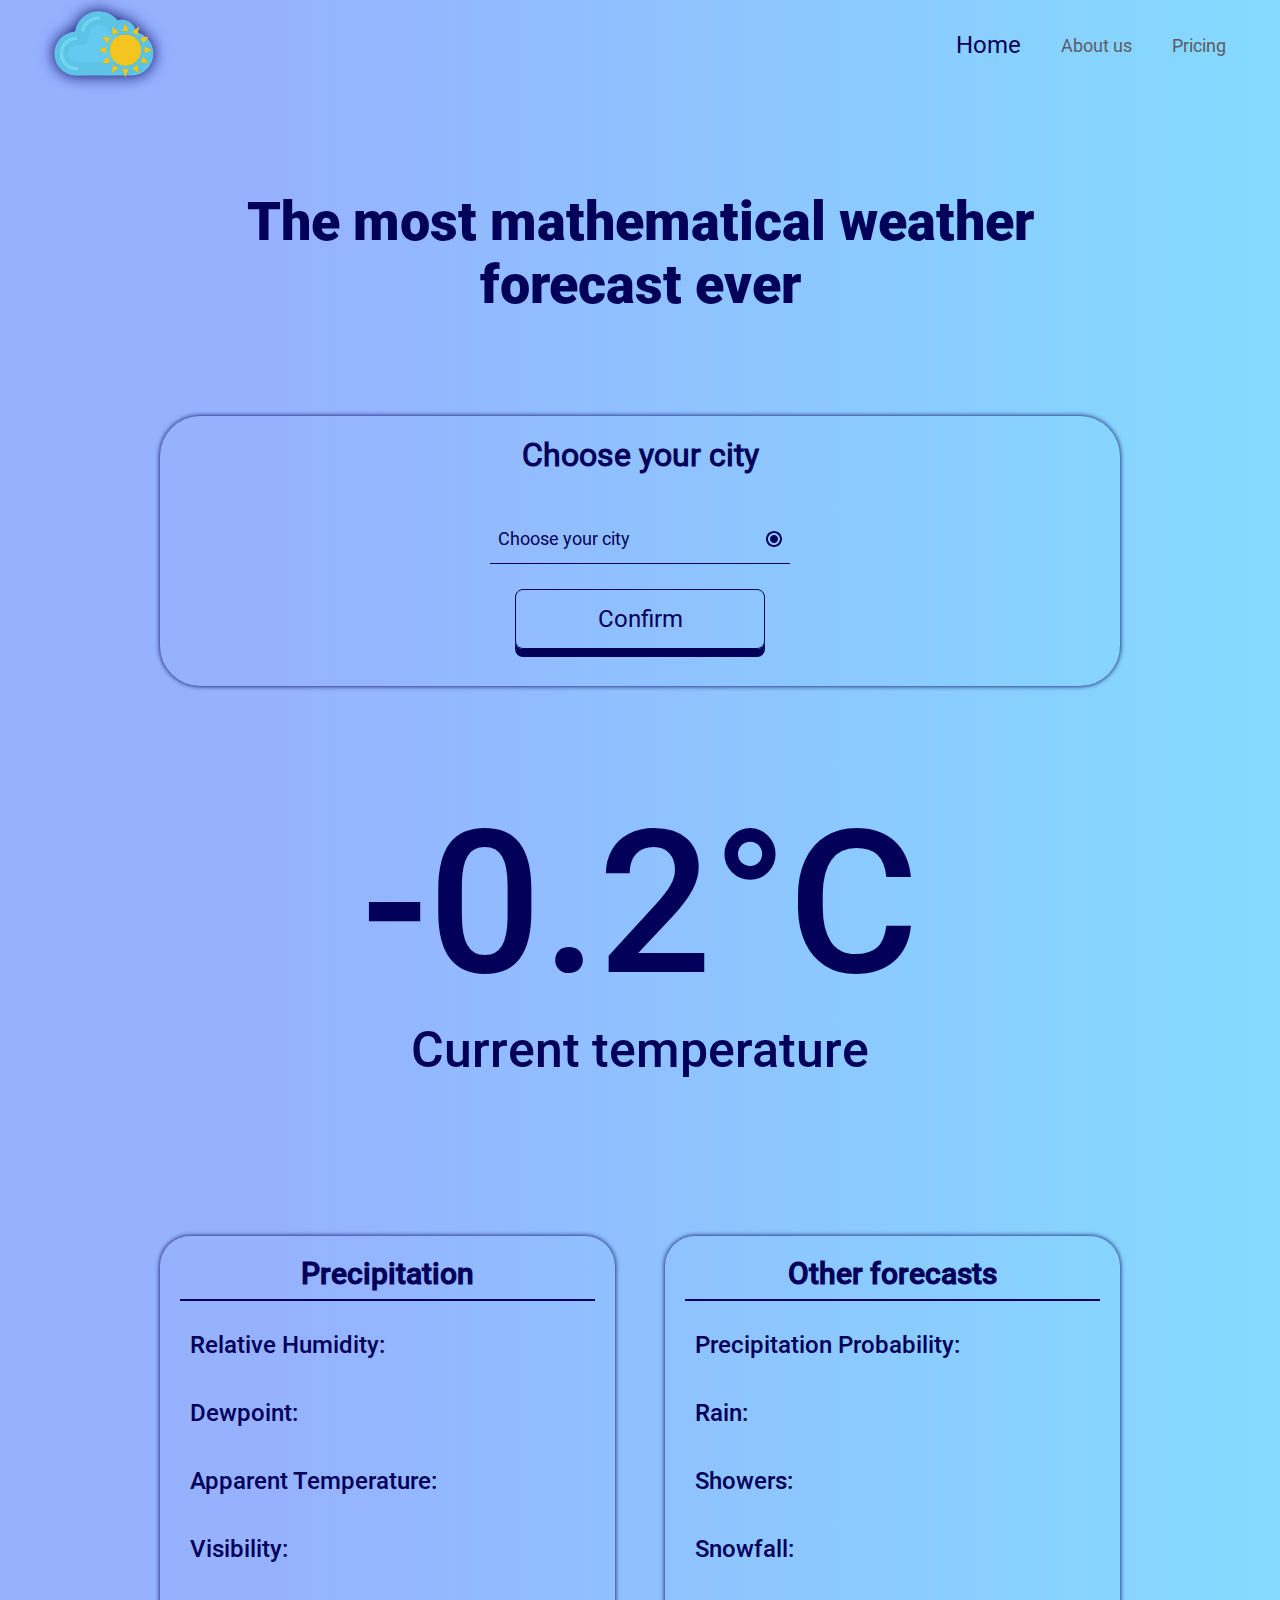
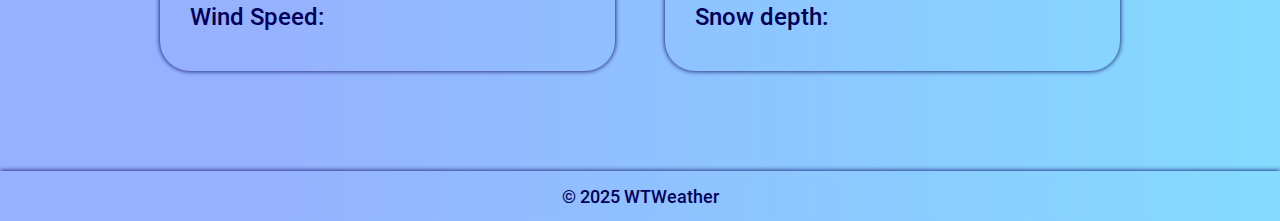
<file: index.html>
<!DOCTYPE html>
<html lang="en">

<head>
    <meta charset="UTF-8">
    <meta name="viewport" content="width=device-width, initial-scale=1.0">
    <title>WTWeather</title>
    <link rel="stylesheet" href="css/style.css">
</head>

<body>
    <div class="container">
        <header>
            <div class="header__logo"><a href="index.html"><img class="header__logo__icon" src="img/logo.png" alt=""></a>
            </div>
            <ul class="header__list">
                <li class=" "><a class="header__list_item page-active" href="index.html">Home</a></li>
                <li class=" "><a class="header__list_item " href="about-us.html">About us</a></li>
                <li class=" "><a class="header__list_item " href="pricing.html">Pricing</a></li>
            </ul>
        </header>
        <main>
            <div class="slogan">
                <h1>The most mathematical weather forecast ever</h1>
            </div>
            <div class="select-block">
                <h2 class="select-block__text">Choose your city</h2>
                <div class="select__interactive">
                    <span class="select-city">
                        <select name="" id="select">
                            <option value="none" selected disabled hidden>Choose your city</option>
                            <option value="moscow">Moscow</opton>
                            <option value="krasnoyarsk">Krasnoyarsk</opton>
                            <option value="vladivostok">Vladivostok</opton>
                            <option value="chita">Chita</opton>
                            <option value="borzya">Borzya</opton>
                            <option value="karymskoe">Karymskoe</option>
                            <option value="irkutsk">Irkutsk</option>
                        </select>
                        <svg height="16" width="16" viewBox="0 0 512 512" xmlns="http://www.w3.org/2000/svg">
                            <path
                                d="M256 512C114.625 512 0 397.375 0 256S114.625 0 256 0s256 114.625 256 256-114.625 256-256 256zm0-448C149.969 64 64 149.969 64 256s85.969 192 192 192c106.03 0 192-85.969 192-192S362.031 64 256 64zm0 320c-70.688 0-128-57.312-128-128s57.312-128 128-128 128 57.312 128 128-57.312 128-128 128z" />
                        </svg>
                </div>
                <button class="btn btn-3d confirm-select__button" id="confirm-select__button">Confirm</button>
            </div>
            <div class="forecast">
                <div class="temperature-block">
                    <span class="temperature">-0.2°C</span>
                    <p class="cur-temp">Current temperature</p>
                </div>
                <div class="other-forecasts">
                    <div class="forecast_left-bar bar">
                        <h2>Precipitation</h2>
                        <p class="weather-data relativeHumidity">Relative Humidity: </p>
                        <p class="weather-data dewpoint">Dewpoint: </p>
                        <p class="weather-data apparent-temperature">Apparent Temperature: </p>
                        <p class="weather-data visibility">Visibility: </p>
                        <p class="weather-data wind-speed">Wind Speed: </p>
                    </div>
                    <div class="forecast_right-bar bar">
                        <h2>Other forecasts</h2>
                        <p class="weather-data precipitation-probability">Precipitation Probability: </p>
                        <p class="weather-data rain">Rain: </p>
                        <p class="weather-data showers">Showers: </p>
                        <p class="weather-data snowfall">Snowfall: </p>
                        <p class="weather-data snow-depth">Snow depth: </p>
                    </div>
                </div>
            </div>
        </main>
        <footer>
            <span>© 2025 WTWeather</span>
        </footer>
    </div>
    <script src="script/script.js"></script>
</body>

</html>
</file>
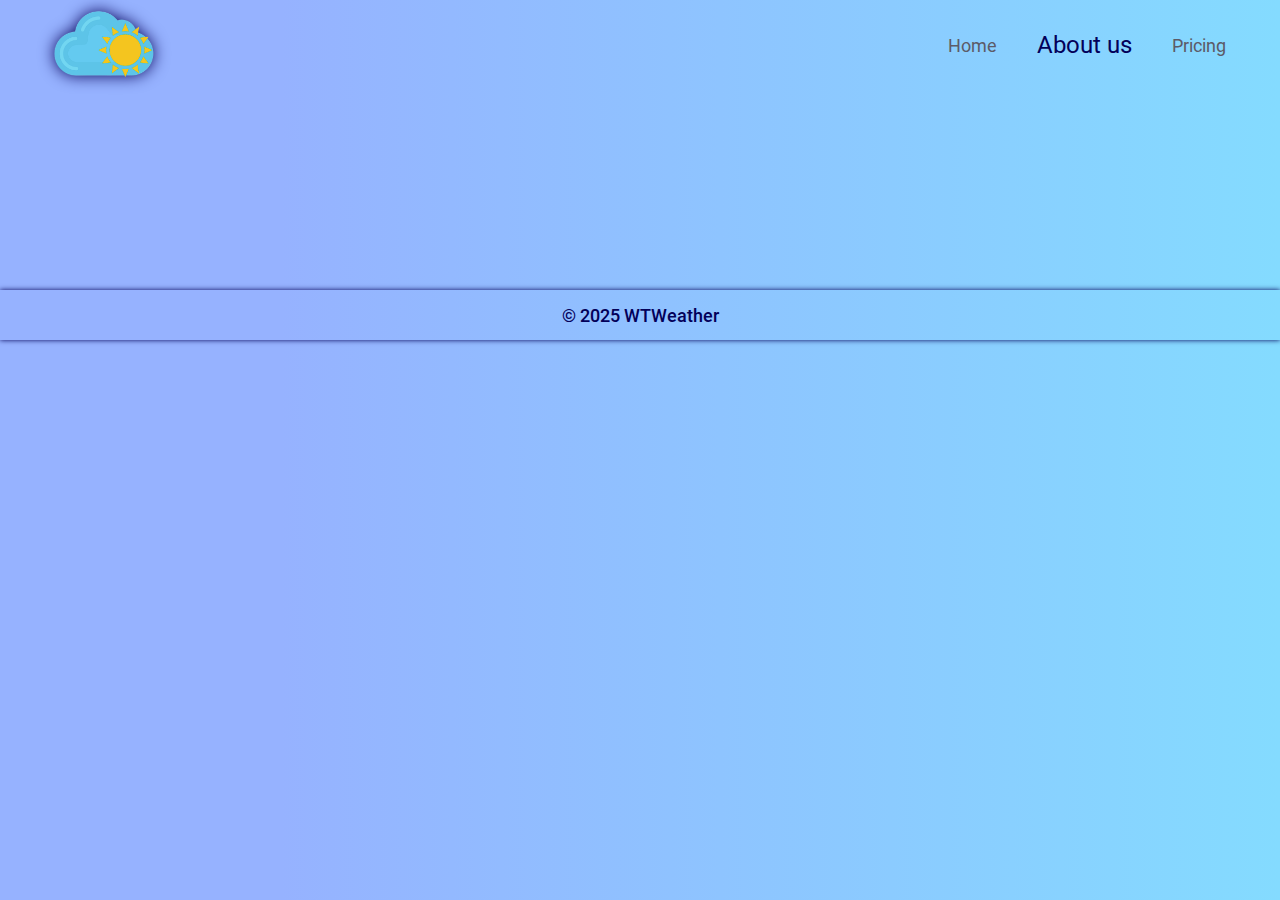
<file: about-us.html>
<!DOCTYPE html>
<html lang="en">

<head>
    <meta charset="UTF-8">
    <meta name="viewport" content="width=device-width, initial-scale=1.0">
    <title>WTWeather</title>
    <link rel="stylesheet" href="css/about-us.css">
</head>

<body>
    <div class="container">
        <header>
            <div class="header__logo"><a href="index.html"><img class="header__logo__icon" src="img/logo.png"
                        alt=""></a></div>
            <ul class="header__list">
                <li class=" "><a class="header__list_item " href="index.html">Home</a></li>
                <li class=" "><a class="header__list_item page-active" href="about-us.html">About us</a></li>
                <li class=" "><a class="header__list_item " href="pricing.html">Pricing</a></li>
            </ul>
        </header>
        <main>
            
        </main>
        <footer>
            <span>© 2025 WTWeather</span>
        </footer>
    </div>
</body>

</html>
</file>
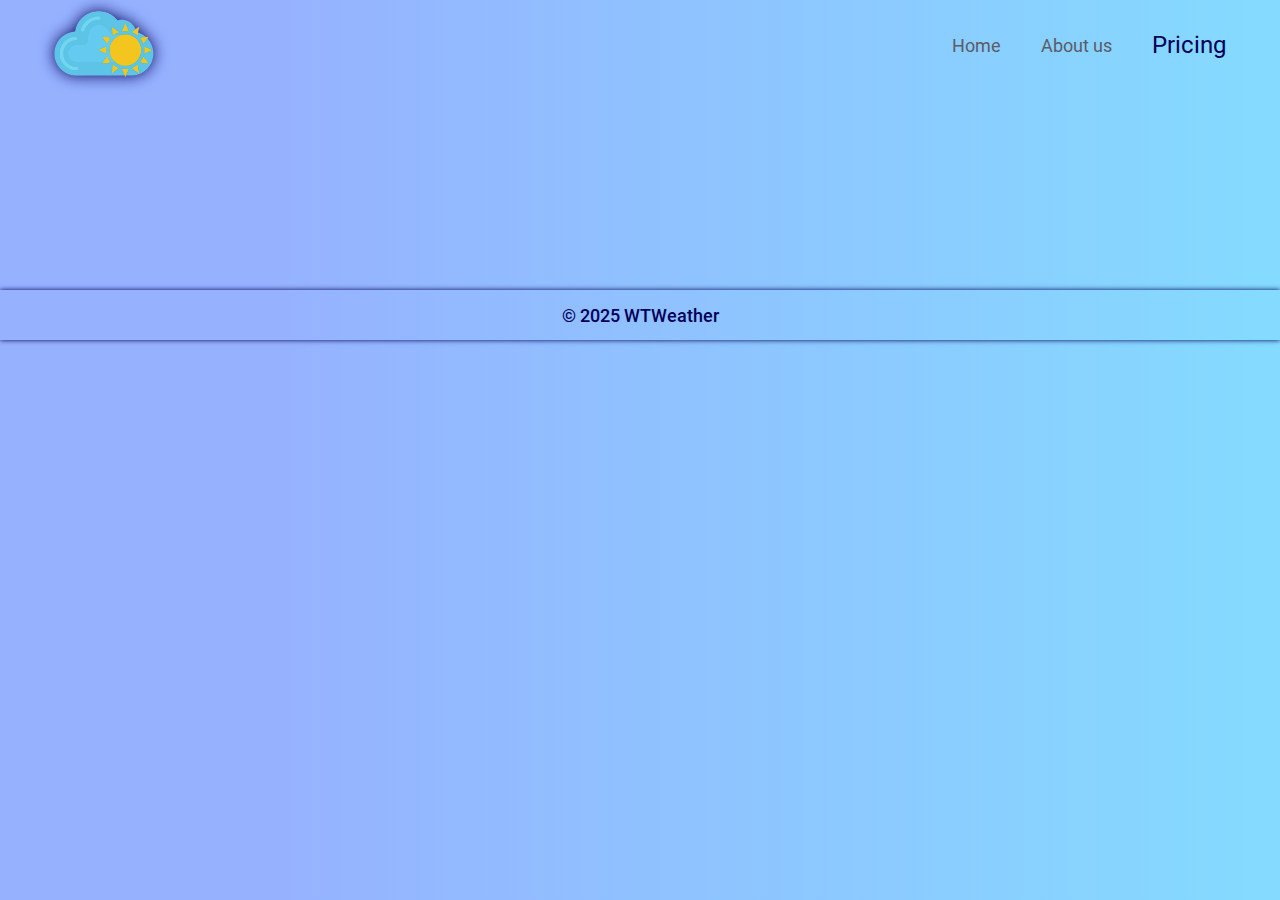
<file: pricing.html>
<!DOCTYPE html>
<html lang="en">

<head>
    <meta charset="UTF-8">
    <meta name="viewport" content="width=device-width, initial-scale=1.0">
    <title>WTWeather</title>
    <link rel="stylesheet" href="css/pricing.css">
</head>

<body>
    <div class="container">
        <header>
            <div class="header__logo"><a href="index.html"><img class="header__logo__icon" src="img/logo.png"
                        alt=""></a></div>
            <ul class="header__list">
                <li class=" "><a class="header__list_item " href="index.html">Home</a></li>
                <li class=" "><a class="header__list_item " href="about-us.html">About us</a></li>
                <li class=" "><a class="header__list_item page-active" href="pricing.html">Pricing</a></li>
            </ul>
        </header>
        <main>
            
        </main>
        <footer>
            <span>© 2025 WTWeather</span>
        </footer>
    </div>
</body>

</html>
</file>
<file: css/style.css>
:root {
    --main-color: rgb(212, 221, 255);
    --second-main-color: rgb(160, 186, 255);
    --font-color: rgb(3, 0, 89);
    --second-font-color: rgb(227, 221, 255);
    --alternative-font-color: rgb(92, 91, 104);
    --gradient-color:linear-gradient(90deg, rgba(150,178,255,1) 22%, rgba(132,219,255,1) 100%);
}




@font-face {
    font-family: Roboto-Bold;
    src: url('../font/Roboto.ttf');
}
@font-face {
    font-family: Roboto-Light;
    src: url('../font/Roboto-Light.ttf');
}
@font-face {
    font-family: Roboto-Medium;
    src: url('../font/Roboto-Medium.ttf');
}
@font-face {
    font-family: Roboto;
    src: url('../font/Roboto-Regular.ttf');
}

* {
    margin: 0;
    padding: 0;
    box-sizing: border-box;
    font-size: 18px;
    color: var(--font-color);
    font-family: Roboto;
    text-decoration: none;
    list-style-type: none;
}

body {
    background: rgb(150,178,255) var(--gradient-color);
}

.container {
    display: grid;
    grid-template-columns: repeat(8, 1fr);
    grid-template-rows: 90px 1fr 50px;
    row-gap: 100px;
    width: 100%;

}

header {
    grid-column: 1/9;
    height: 100%;
    background-color: var(--gradient-color);
    /* box-shadow: 1px 0 10px black; */
    border-bottom-right-radius: 20px;
    border-bottom-left-radius: 20px;
    display: flex;
    justify-content: space-between;
    padding: 0 3rem;
    align-items: center;
}

.header__logo{
    display: flex;
    justify-content: center;
    align-items: center;
}

.header__logo__icon {
    width: 100px;
    filter: drop-shadow(0px 0px 8px var(--font-color));
}

.header__list {
    display: flex;
    align-items: center;
    gap: 40px;
}

.page-active {
    color: var(--font-color) !important;
    font-size: 24px;
} 

.header__list_item {
    position: relative;
    color: var(--alternative-font-color);
}

.header__list_item::after {
    position: absolute;
    content: '';
    width: 100%;
    height: 2px; 
    background-color: var(--font-color); 
    bottom: 0;
    left: 0;
    transform: scaleX(0); 
    transform-origin: center; /* Исходная точка анимации слева */
    transition: transform .3s ease; 
}
.header__list_item:hover::after { 
    transform: scaleX(1); 
}

/* @media () {
    
} */
main{
    grid-column: 2/8;
    height: 100%;   
    background-color: rgb(150,178,255) var(--gradient-color);
    /* border: 1px solid black; */
}

h1 {
    text-align: center;
    font-size: 54px;
    /* text-shadow: 10px 10px 5px var(--font-color); */
    color: var(--font-color);
    margin-bottom: 100px;
    font-family: Roboto-Bold;
}

.select-block {
    display: flex;
    flex-direction: column;
    align-items: center;
    width: 100%;
    height: 270px;
    border-radius: 40px;
    /* border: solid black 1px; */
    box-shadow: 0px 0px 5px var(--font-color);
    margin-bottom: 50px;
}


.select-block__text {
    text-align: center;
    font-size: 32px;
    padding: 20px 0;
    margin-bottom: 20px;
}

.select-city {
    position: relative;
}
.select-city svg {
    width: 16px;
    height: 16px;
    position: absolute;
    right: 8px;
    top: 50%;
    transform: translateY(-50%);
    fill: var(--font-color);
    pointer-events: none;
    transition: fill 0.5s;
}

.select-city select:focus + svg {
    fill: var(--main-color);
}

.select-city>select {
    -webkit-appearance: none;
    padding: 8px 30px 8px 8px;
    border: 1px solid #ccc;
    width: 300px;
    height: 50px;
    border: none;
    background-color: transparent;
    border-bottom: 1px solid var(--font-color);
    outline: none;
    /* font-size:px;  */
}

.btn {
    width: 250px;
    height: 60px;
    border-radius: 8px;
    background-color: var(--gradient-color);
    cursor: pointer;
    font-size: 24px;
}

.confirm-select__button {
    margin-top: 25px;
}

.btn-3d {
    border: 1px solid var(--font-color);
    box-shadow: 0 8px var(--font-color);
    transition: all .2s ease;
}

.btn-3d:active {
    transform: translateY(8px);
    box-shadow: 0 0;
}

.temperature-block {
    width: 100%;
    height: 500px;
    /* border: 1px solid black; */
    display: flex;
    flex-direction: column;
    align-items: center;
    padding: 50px;
}

.temperature {
    font-size: 200px;
    font-family:Roboto-Medium;
    color: var(--font-color);
}

.cur-temp {
    text-align: center;
    font-size: 50px;
    font-family: Roboto-Medium;
    color: var(--font-color);
}

.other-forecasts {
    width: 100%;
    /* height: 500px; */
    display: grid;
    gap: 50px;
    grid-template-columns: repeat(8, 1fr);
}

.bar {
    display: flex;
    flex-direction: column;
    /* align-items: center; */
    box-shadow: 0px 0px 5px var(--font-color);
    border-radius: 30px;
    padding: 20px 20px;
}

.bar>h2 {
    position: relative;
    text-align: center;
    font-size: 30px;
    font-family: Roboto-medium;
    margin-bottom: 20px;

}

.bar>h2::after {
    content: '';
    position: absolute;
    width: 100%;
    height: 2px;
    /* padding: 0 -20px;  */
    background-color: var(--font-color);
    bottom: -10px;
    left: 0;
}

.forecast_left-bar {
    grid-column: 1/5;
    grid-row: 1fr;
    
}

.weather-data {
    margin: 20px 10px;
    align-self: flex-start;
    font-size: 24px;
    font-family: Roboto-Medium;
}

.forecast_right-bar {
    grid-column: 5/9;
    grid-row: 1fr;
}

footer {
    grid-column: 1/9;
    height: 100%;
    background-color: var(--gradient-color);
    text-align: center;
    display: flex;
    justify-content: center;
    align-items: center;
    box-shadow: 0px 0px 5px var(--font-color);
}

footer span {
    color: var(--font-color);
    font-family: Roboto-Medium;
}

@media (max-width: 1024px) {
    .other-forecasts {
        grid-template-rows: 1fr 1fr;
    }
    .forecast_left-bar {
        grid-column: 1/9;
        grid-row: 1fr;
    }
    .forecast_right-bar {
        grid-column: 1/9;
        grid-row: 1fr;
    }

}

@media (max-width: 580px) {
    .temperature {
        font-size: 150px;
    } 
    header {
        padding: 0 2rem;
    }
}

@media (max-width: 480px) {
    .temperature {
        font-size: 120px;
    } 
    header {
        padding: 0 1rem;
    }
    .weather-data {
        font-size: 20px;
    }
    #select {
        width: 250px;
    }
    .select-block {
        margin: 0;
    }
    h1 {
        margin-bottom: 50px;
    }
    .container {
        row-gap: 50px;
    }
    .temperature-block {
        height: auto;
    }
    .other-forecasts{
        column-gap: 0;
    }
}
 
@media (max-width:426px) {
    .slogan>h1 {
        font-size: 40px;
    }
    #select {
        width: 225px;
    }
    .header__list {
        gap: 10px;  
    }
    .select-block__text {
        font-size: 24px;
    }
    .btn-3d {
        width: 200px;
    }
    .select-block__text {
        margin-bottom: 15px;
    }
}

@media (max-width: 351px) {
    header {
        padding: 10px;
    }
    .header__list_item {
        font-size: 16px;
    }
    #select {
        width: 200px;
    }
    .select-block__text {
        margin-bottom: 0;
    }
    .select-block {
        height: 240px;
    }
    .temperature {
        font-size: 90px;
    }
    .cur-temp {
        font-size: 32px;
    }
}
</file>
<file: css/about-us.css>
:root {
    --main-color: rgb(212, 221, 255);
    --second-main-color: rgb(160, 186, 255);
    --font-color: rgb(3, 0, 89);
    --second-font-color: rgb(227, 221, 255);
    --alternative-font-color: rgb(92, 91, 104);
    --gradient-color:linear-gradient(90deg, rgba(150,178,255,1) 22%, rgba(132,219,255,1) 100%);
}




@font-face {
    font-family: Roboto-Bold;
    src: url('../font/Roboto.ttf');
}
@font-face {
    font-family: Roboto-Light;
    src: url('../font/Roboto-Light.ttf');
}
@font-face {
    font-family: Roboto-Medium;
    src: url('../font/Roboto-Medium.ttf');
}
@font-face {
    font-family: Roboto;
    src: url('../font/Roboto-Regular.ttf');
}
* {
    margin: 0;
    padding: 0;
    box-sizing: border-box;
    font-size: 18px;
    color: var(--font-color);
    font-family: Roboto;
    text-decoration: none;
    list-style-type: none;
}


body {
    background: rgb(150,178,255) var(--gradient-color);
}

.container {
    display: grid;
    grid-template-columns: repeat(8, 1fr);
    grid-template-rows: 90px 1fr 50px;
    row-gap: 100px;
    width: 100%;

}

header {
    grid-column: 1/9;
    height: 100%;
    background-color: var(--gradient-color);
    /* box-shadow: 1px 0 10px black; */
    border-bottom-right-radius: 20px;
    border-bottom-left-radius: 20px;
    display: flex;
    justify-content: space-between;
    padding: 0 3rem;
    align-items: center;
}

.header__logo{
    display: flex;
    justify-content: center;
    align-items: center;
}

.header__logo__icon {
    width: 100px;
    filter: drop-shadow(0px 0px 8px var(--font-color));
}

.header__list {
    display: flex;
    align-items: center;
    gap: 40px;
}

.page-active {
    color: var(--font-color) !important;
    font-size: 24px;
} 

.header__list_item {
    position: relative;
    color: var(--alternative-font-color);
}

.header__list_item::after {
    position: absolute;
    content: '';
    width: 100%;
    height: 2px; 
    background-color: var(--font-color); 
    bottom: 0;
    left: 0;
    transform: scaleX(0); 
    transform-origin: center; /* Исходная точка анимации слева */
    transition: transform .3s ease; 
}
.header__list_item:hover::after { 
    transform: scaleX(1); 
}

/* @media () {
    
} */
main{
    grid-column: 2/8;
    height: 100%;   
    background-color: rgb(150,178,255) var(--gradient-color);
    /* border: 1px solid black; */
}

h1 {
    text-align: center;
    font-size: 54px;
    /* text-shadow: 10px 10px 5px var(--font-color); */
    color: var(--font-color);
    margin-bottom: 100px;
    font-family: Roboto-Bold;
}

.select-block {
    display: flex;
    flex-direction: column;
    align-items: center;
    width: 100%;
    height: 270px;
    border-radius: 40px;
    /* border: solid black 1px; */
    box-shadow: 0px 0px 5px var(--font-color);
    margin-bottom: 50px;
}


.select-block__text {
    text-align: center;
    font-size: 32px;
    padding: 20px 0;
    margin-bottom: 20px;
}

.select-city {
    position: relative;
}
.select-city svg {
    width: 16px;
    height: 16px;
    position: absolute;
    right: 8px;
    top: 50%;
    transform: translateY(-50%);
    fill: var(--font-color);
    pointer-events: none;
    transition: fill 0.5s;
}

.select-city select:focus + svg {
    fill: var(--main-color);
}

.select-city>select {
    -webkit-appearance: none;
    padding: 8px 30px 8px 8px;
    border: 1px solid #ccc;
    width: 300px;
    height: 50px;
    border: none;
    background-color: transparent;
    border-bottom: 1px solid var(--font-color);
    outline: none;
    /* font-size:px;  */
}

.btn {
    width: 250px;
    height: 60px;
    border-radius: 8px;
    background-color: var(--gradient-color);
    cursor: pointer;
    font-size: 24px;
}

.confirm-select__button {
    margin-top: 25px;
}

.btn-3d {
    border: 1px solid var(--font-color);
    box-shadow: 0 8px var(--font-color);
    transition: all .2s ease;
}

.btn-3d:active {
    transform: translateY(8px);
    box-shadow: 0 0;
}

.temperature-block {
    width: 100%;
    height: 500px;
    /* border: 1px solid black; */
    display: flex;
    flex-direction: column;
    align-items: center;
    padding: 50px;
}

.temperature {
    font-size: 200px;
    font-family:Roboto-Medium;
    color: var(--font-color);
}

.cur-temp {
    text-align: center;
    font-size: 50px;
    font-family: Roboto-Medium;
    color: var(--font-color);
}

.other-forecasts {
    width: 100%;
    /* height: 500px; */
    display: grid;
    gap: 50px;
    grid-template-columns: repeat(8, 1fr);
}

.bar {
    display: flex;
    flex-direction: column;
    /* align-items: center; */
    box-shadow: 0px 0px 5px var(--font-color);
    border-radius: 30px;
    padding: 20px 20px;
}

.bar>h2 {
    position: relative;
    text-align: center;
    font-size: 30px;
    font-family: Roboto-medium;
    margin-bottom: 20px;

}

.bar>h2::after {
    content: '';
    position: absolute;
    width: 100%;
    height: 2px;
    /* padding: 0 -20px;  */
    background-color: var(--font-color);
    bottom: -10px;
    left: 0;
}

.forecast_left-bar {
    grid-column: 1/5;
    grid-row: 1fr;
    
}

.weather-data {
    margin: 20px 10px;
    align-self: flex-start;
    font-size: 24px;
    font-family: Roboto-Medium;
}

.forecast_right-bar {
    grid-column: 5/9;
    grid-row: 1fr;
}

footer {
    grid-column: 1/9;
    height: 100%;
    background-color: var(--gradient-color);
    text-align: center;
    display: flex;
    justify-content: center;
    align-items: center;
    box-shadow: 0px 0px 5px var(--font-color);
}

footer span {
    color: var(--font-color);
    font-family: Roboto-Medium;
}

@media (max-width: 1024px) {
    .other-forecasts {
        grid-template-rows: 1fr 1fr;
    }
    .forecast_left-bar {
        grid-column: 1/9;
        grid-row: 1fr;
    }
    .forecast_right-bar {
        grid-column: 1/9;
        grid-row: 1fr;
    }

}

@media (max-width: 580px) {
    .temperature {
        font-size: 150px;
    } 
    header {
        padding: 0 2rem;
    }
}

@media (max-width: 480px) {
    .temperature {
        font-size: 120px;
    } 
    header {
        padding: 0 1rem;
    }
    .weather-data {
        font-size: 20px;
    }
    #select {
        width: 250px;
    }
    .select-block {
        margin: 0;
    }
    h1 {
        margin-bottom: 50px;
    }
    .container {
        row-gap: 50px;
    }
    .temperature-block {
        height: auto;
    }
    .other-forecasts{
        column-gap: 0;
    }
}
 
@media (max-width:426px) {
    .slogan>h1 {
        font-size: 40px;
    }
    #select {
        width: 225px;
    }
    .header__list {
        gap: 10px;  
    }
    .select-block__text {
        font-size: 24px;
    }
    .btn-3d {
        width: 200px;
    }
    .select-block__text {
        margin-bottom: 15px;
    }
}

@media (max-width: 351px) {
    header {
        padding: 10px;
    }
    .header__list_item {
        font-size: 16px;
    }
    #select {
        width: 200px;
    }
    .select-block__text {
        margin-bottom: 0;
    }
    .select-block {
        height: 240px;
    }
    .temperature {
        font-size: 90px;
    }
    .cur-temp {
        font-size: 32px;
    }
}
</file>
<file: css/pricing.css>
:root {
    --main-color: rgb(212, 221, 255);
    --second-main-color: rgb(160, 186, 255);
    --font-color: rgb(3, 0, 89);
    --second-font-color: rgb(227, 221, 255);
    --alternative-font-color: rgb(92, 91, 104);
    --gradient-color:linear-gradient(90deg, rgba(150,178,255,1) 22%, rgba(132,219,255,1) 100%);
}




@font-face {
    font-family: Roboto-Bold;
    src: url('../font/Roboto.ttf');
}
@font-face {
    font-family: Roboto-Light;
    src: url('../font/Roboto-Light.ttf');
}
@font-face {
    font-family: Roboto-Medium;
    src: url('../font/Roboto-Medium.ttf');
}
@font-face {
    font-family: Roboto;
    src: url('../font/Roboto-Regular.ttf');
}
* {
    margin: 0;
    padding: 0;
    box-sizing: border-box;
    font-size: 18px;
    color: var(--font-color);
    font-family: Roboto;
    text-decoration: none;
    list-style-type: none;
}


body {
    background: rgb(150,178,255) var(--gradient-color);
}

.container {
    display: grid;
    grid-template-columns: repeat(8, 1fr);
    grid-template-rows: 90px 1fr 50px;
    row-gap: 100px;
    width: 100%;

}

header {
    grid-column: 1/9;
    height: 100%;
    background-color: var(--gradient-color);
    /* box-shadow: 1px 0 10px black; */
    border-bottom-right-radius: 20px;
    border-bottom-left-radius: 20px;
    display: flex;
    justify-content: space-between;
    padding: 0 3rem;
    align-items: center;
}

.header__logo{
    display: flex;
    justify-content: center;
    align-items: center;
}

.header__logo__icon {
    width: 100px;
    filter: drop-shadow(0px 0px 8px var(--font-color));
}

.header__list {
    display: flex;
    align-items: center;
    gap: 40px;
}

.page-active {
    color: var(--font-color) !important;
    font-size: 24px;
} 

.header__list_item {
    position: relative;
    color: var(--alternative-font-color);
}

.header__list_item::after {
    position: absolute;
    content: '';
    width: 100%;
    height: 2px; 
    background-color: var(--font-color); 
    bottom: 0;
    left: 0;
    transform: scaleX(0); 
    transform-origin: center; /* Исходная точка анимации слева */
    transition: transform .3s ease; 
}
.header__list_item:hover::after { 
    transform: scaleX(1); 
}

/* @media () {
    
} */
main{
    grid-column: 2/8;
    height: 100%;   
    background-color: rgb(150,178,255) var(--gradient-color);
    /* border: 1px solid black; */
}

h1 {
    text-align: center;
    font-size: 54px;
    /* text-shadow: 10px 10px 5px var(--font-color); */
    color: var(--font-color);
    margin-bottom: 100px;
    font-family: Roboto-Bold;
}

.select-block {
    display: flex;
    flex-direction: column;
    align-items: center;
    width: 100%;
    height: 270px;
    border-radius: 40px;
    /* border: solid black 1px; */
    box-shadow: 0px 0px 5px var(--font-color);
    margin-bottom: 50px;
}


.select-block__text {
    text-align: center;
    font-size: 32px;
    padding: 20px 0;
    margin-bottom: 20px;
}

.select-city {
    position: relative;
}
.select-city svg {
    width: 16px;
    height: 16px;
    position: absolute;
    right: 8px;
    top: 50%;
    transform: translateY(-50%);
    fill: var(--font-color);
    pointer-events: none;
    transition: fill 0.5s;
}

.select-city select:focus + svg {
    fill: var(--main-color);
}

.select-city>select {
    -webkit-appearance: none;
    padding: 8px 30px 8px 8px;
    border: 1px solid #ccc;
    width: 300px;
    height: 50px;
    border: none;
    background-color: transparent;
    border-bottom: 1px solid var(--font-color);
    outline: none;
    /* font-size:px;  */
}

.btn {
    width: 250px;
    height: 60px;
    border-radius: 8px;
    background-color: var(--gradient-color);
    cursor: pointer;
    font-size: 24px;
}

.confirm-select__button {
    margin-top: 25px;
}

.btn-3d {
    border: 1px solid var(--font-color);
    box-shadow: 0 8px var(--font-color);
    transition: all .2s ease;
}

.btn-3d:active {
    transform: translateY(8px);
    box-shadow: 0 0;
}

.temperature-block {
    width: 100%;
    height: 500px;
    /* border: 1px solid black; */
    display: flex;
    flex-direction: column;
    align-items: center;
    padding: 50px;
}

.temperature {
    font-size: 200px;
    font-family:Roboto-Medium;
    color: var(--font-color);
}

.cur-temp {
    text-align: center;
    font-size: 50px;
    font-family: Roboto-Medium;
    color: var(--font-color);
}

.other-forecasts {
    width: 100%;
    /* height: 500px; */
    display: grid;
    gap: 50px;
    grid-template-columns: repeat(8, 1fr);
}

.bar {
    display: flex;
    flex-direction: column;
    /* align-items: center; */
    box-shadow: 0px 0px 5px var(--font-color);
    border-radius: 30px;
    padding: 20px 20px;
}

.bar>h2 {
    position: relative;
    text-align: center;
    font-size: 30px;
    font-family: Roboto-medium;
    margin-bottom: 20px;

}

.bar>h2::after {
    content: '';
    position: absolute;
    width: 100%;
    height: 2px;
    /* padding: 0 -20px;  */
    background-color: var(--font-color);
    bottom: -10px;
    left: 0;
}

.forecast_left-bar {
    grid-column: 1/5;
    grid-row: 1fr;
    
}

.weather-data {
    margin: 20px 10px;
    align-self: flex-start;
    font-size: 24px;
    font-family: Roboto-Medium;
}

.forecast_right-bar {
    grid-column: 5/9;
    grid-row: 1fr;
}

footer {
    grid-column: 1/9;
    height: 100%;
    background-color: var(--gradient-color);
    text-align: center;
    display: flex;
    justify-content: center;
    align-items: center;
    box-shadow: 0px 0px 5px var(--font-color);
}

footer span {
    color: var(--font-color);
    font-family: Roboto-Medium;
}

@media (max-width: 1024px) {
    .other-forecasts {
        grid-template-rows: 1fr 1fr;
    }
    .forecast_left-bar {
        grid-column: 1/9;
        grid-row: 1fr;
    }
    .forecast_right-bar {
        grid-column: 1/9;
        grid-row: 1fr;
    }

}

@media (max-width: 580px) {
    .temperature {
        font-size: 150px;
    } 
    header {
        padding: 0 2rem;
    }
}

@media (max-width: 480px) {
    .temperature {
        font-size: 120px;
    } 
    header {
        padding: 0 1rem;
    }
    .weather-data {
        font-size: 20px;
    }
    #select {
        width: 250px;
    }
    .select-block {
        margin: 0;
    }
    h1 {
        margin-bottom: 50px;
    }
    .container {
        row-gap: 50px;
    }
    .temperature-block {
        height: auto;
    }
    .other-forecasts{
        column-gap: 0;
    }
}
 
@media (max-width:426px) {
    .slogan>h1 {
        font-size: 40px;
    }
    #select {
        width: 225px;
    }
    .header__list {
        gap: 10px;  
    }
    .select-block__text {
        font-size: 24px;
    }
    .btn-3d {
        width: 200px;
    }
    .select-block__text {
        margin-bottom: 15px;
    }
}

@media (max-width: 351px) {
    header {
        padding: 10px;
    }
    .header__list_item {
        font-size: 16px;
    }
    #select {
        width: 200px;
    }
    .select-block__text {
        margin-bottom: 0;
    }
    .select-block {
        height: 240px;
    }
    .temperature {
        font-size: 90px;
    }
    .cur-temp {
        font-size: 32px;
    }
}
</file>
